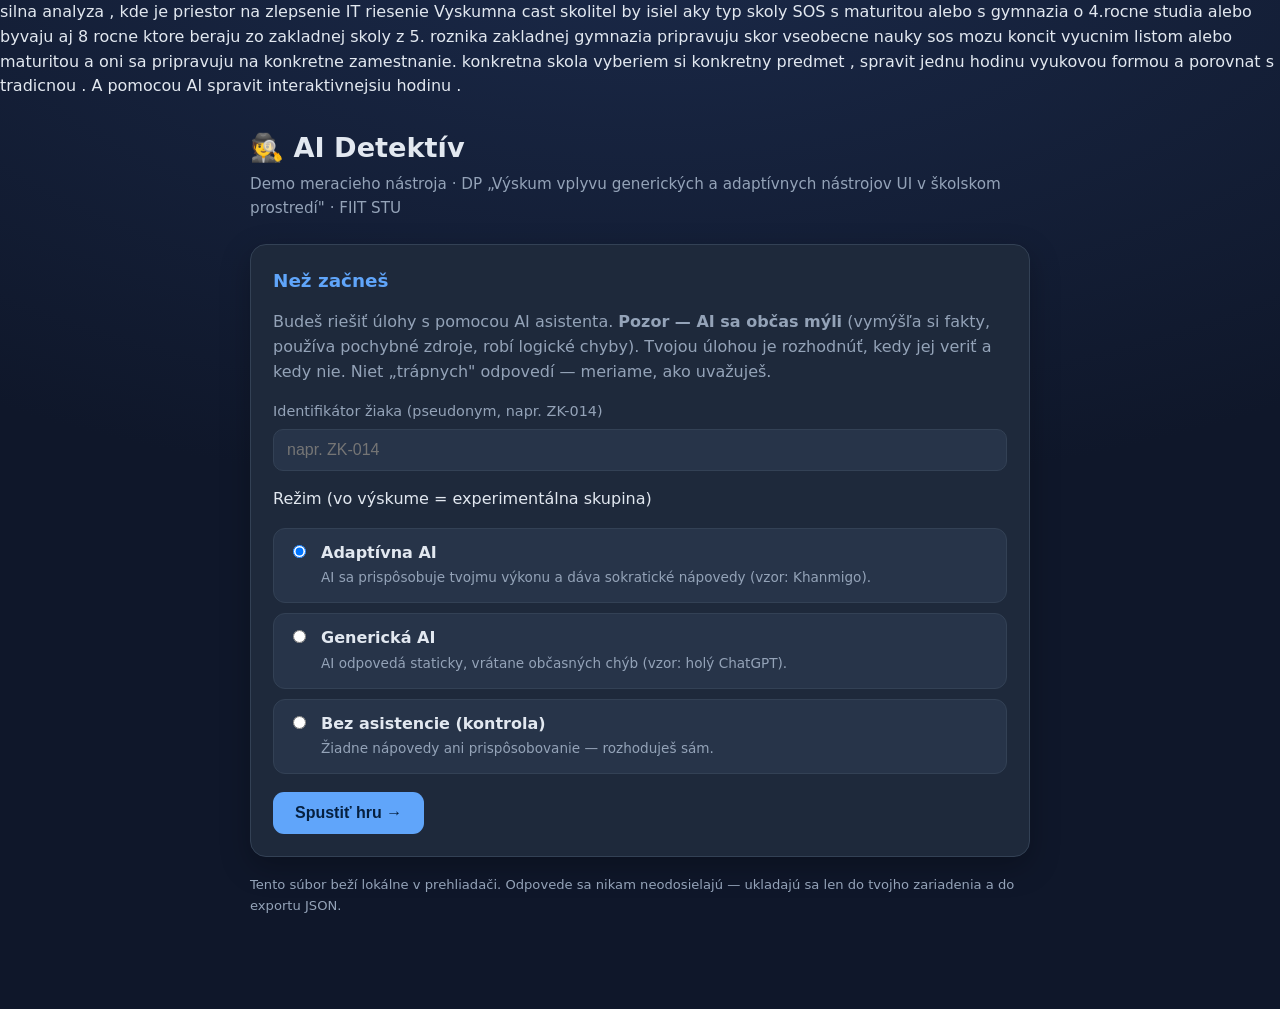
<file: podklady/hra-demo/index.html>
<!DOCTYPE html>
<html lang="sk">
<head>
<meta charset="UTF-8">
<meta name="viewport" content="width=device-width, initial-scale=1.0">
<title>AI Detektív — merací nástroj kritického myslenia</title>
<!--
  AI DETEKTÍV — demo meracieho nástroja pre DP
  "Výskum vplyvu generických a adaptívnych nástrojov UI v školskom prostredí" (FIIT STU)

  Otvor tento súbor v prehliadači (dvojklik). Beží offline, bez inštalácie a bez internetu.
  Meria kritické narábanie s AI cez uzavreté voľby → automatické skóre po dimenziách → export JSON.

  Tri režimy = tri experimentálne skupiny (adaptívna / generická AI / kontrola).
  Banku úloh (merací nástroj) nájdeš v banka.js, engine v hra.js.
-->


silna analyza , kde je priestor na zlepsenie 

IT riesenie 

Vyskumna cast 


    skolitel by isiel aky typ skoly 

    SOS s maturitou alebo s 
    gymnazia o 4.rocne studia alebo byvaju aj 8 rocne ktore beraju zo zakladnej skoly z 5. roznika zakladnej

    gymnazia pripravuju skor vseobecne nauky 

    sos mozu koncit vyucnim listom alebo maturitou a oni sa pripravuju na konkretne zamestnanie. 


    konkretna skola vyberiem si konkretny predmet , spravit jednu hodinu vyukovou formou a porovnat s tradicnou . A pomocou AI
    spravit interaktivnejsiu hodinu . 

<style>
  :root{
    --bg:#0f172a; --panel:#1e293b; --panel2:#273449; --text:#e2e8f0;
    --muted:#94a3b8; --accent:#60a5fa; --good:#4ade80; --bad:#f87171; --mid:#fbbf24;
    --border:#334155;
  }
  *{box-sizing:border-box}
  body{
    margin:0; background:radial-gradient(1200px 600px at 50% -10%, #1b2a4a, var(--bg));
    color:var(--text); font-family:system-ui,-apple-system,Segoe UI,Roboto,sans-serif;
    line-height:1.55; min-height:100vh;
  }
  .wrap{max-width:820px; margin:0 auto; padding:28px 20px 80px}
  h1{font-size:1.7rem; margin:0 0 4px}
  h2{font-size:1.15rem; margin:0 0 14px; color:var(--accent)}
  .sub{color:var(--muted); margin:0 0 24px; font-size:.95rem}
  .card{background:var(--panel); border:1px solid var(--border); border-radius:16px;
    padding:22px; margin-bottom:18px; box-shadow:0 10px 30px rgba(0,0,0,.25)}
  label.field{display:block; font-size:.9rem; color:var(--muted); margin:0 0 6px}
  input[type=text]{width:100%; padding:11px 13px; border-radius:10px; border:1px solid var(--border);
    background:var(--panel2); color:var(--text); font-size:1rem}
  .modes{display:grid; gap:10px; margin-top:6px}
  .mode{display:flex; gap:12px; align-items:flex-start; padding:12px 14px; border:1px solid var(--border);
    border-radius:12px; cursor:pointer; background:var(--panel2); transition:.15s}
  .mode:hover{border-color:var(--accent)}
  .mode input{margin-top:4px}
  .mode .mt{font-weight:600}
  .mode .md{font-size:.85rem; color:var(--muted)}
  .btn{display:inline-block; background:var(--accent); color:#06203f; border:none; font-weight:700;
    padding:12px 22px; border-radius:11px; font-size:1rem; cursor:pointer; transition:.15s}
  .btn:hover{filter:brightness(1.08)}
  .btn.ghost{background:transparent; color:var(--accent); border:1px solid var(--accent)}
  .btn.small{padding:8px 14px; font-size:.9rem}
  .chip{display:inline-block; font-size:.78rem; background:var(--panel2); color:var(--muted);
    border:1px solid var(--border); padding:4px 10px; border-radius:999px}
  .topbar{display:flex; justify-content:space-between; align-items:center; margin-bottom:10px}
  .pbar{height:7px; background:var(--panel2); border-radius:999px; overflow:hidden; margin-bottom:18px}
  .pbar > div{height:100%; width:0; background:linear-gradient(90deg,#60a5fa,#a78bfa); transition:width .35s}
  .brief{font-size:1.05rem; margin-bottom:14px}
  .aibox{background:linear-gradient(180deg,#0b2545,#10243f); border:1px solid #1d3a5f;
    border-left:3px solid var(--accent); border-radius:12px; padding:14px 16px; margin-bottom:16px}
  .aibox .lab{font-size:.78rem; color:var(--accent); font-weight:700; letter-spacing:.03em; margin-bottom:6px}
  .aibox .says{font-style:italic}
  .question{font-weight:700; font-size:1.08rem; margin:6px 0 14px}
  .option{display:block; width:100%; text-align:left; background:var(--panel2); color:var(--text);
    border:1px solid var(--border); border-radius:12px; padding:14px 16px; margin-bottom:10px;
    cursor:pointer; font-size:1rem; transition:.12s}
  .option:hover{border-color:var(--accent); transform:translateY(-1px)}
  .option.disabled{cursor:default; opacity:.65; transform:none}
  .option.good{border-color:var(--good); background:rgba(74,222,128,.12); opacity:1}
  .option.bad{border-color:var(--bad); background:rgba(248,113,113,.12); opacity:1}
  .option.mid{border-color:var(--mid); background:rgba(251,191,36,.12); opacity:1}
  .feedback{border-radius:12px; padding:14px 16px; margin:6px 0 14px; font-size:.96rem}
  .feedback.good{background:rgba(74,222,128,.1); border:1px solid var(--good)}
  .feedback.bad{background:rgba(248,113,113,.1); border:1px solid var(--bad)}
  .feedback.mid{background:rgba(251,191,36,.1); border:1px solid var(--mid)}
  .hintText{background:rgba(96,165,250,.08); border:1px dashed var(--accent); border-radius:10px;
    padding:10px 13px; margin-bottom:12px; font-size:.92rem}
  .row{display:flex; gap:12px; align-items:center; flex-wrap:wrap}
  .spacer{flex:1}
  .stats{display:grid; grid-template-columns:repeat(2,1fr); gap:12px; margin:6px 0 18px}
  .stat{background:var(--panel2); border:1px solid var(--border); border-radius:12px; padding:14px}
  .stat .v{font-size:1.5rem; font-weight:800}
  .stat .l{font-size:.8rem; color:var(--muted)}
  .stat.warn .v{color:var(--mid)}
  .barRow{display:grid; grid-template-columns:1fr 120px 48px; gap:10px; align-items:center; margin-bottom:9px; font-size:.85rem}
  .barTrack{height:10px; background:var(--panel2); border-radius:999px; overflow:hidden}
  .barFill{height:100%; border-radius:999px}
  .barVal{text-align:right; color:var(--muted)}
  canvas{display:block; margin:0 auto; max-width:100%}
  textarea{width:100%; min-height:150px; background:#0b1322; color:#cbd5e1; border:1px solid var(--border);
    border-radius:10px; padding:12px; font-family:ui-monospace,Menlo,Consolas,monospace; font-size:.8rem}
  .foot{color:var(--muted); font-size:.82rem; margin-top:8px}
  .legend{font-size:.82rem; color:var(--muted); margin-top:6px}
</style>
</head>
<body>
<div class="wrap">

  <!-- ŠTART -->
  <section id="screen-start" class="screen">
    <h1>🕵️ AI Detektív</h1>
    <p class="sub">Demo meracieho nástroja · DP „Výskum vplyvu generických a adaptívnych nástrojov UI v školskom prostredí" · FIIT STU</p>
    <div class="card">
      <h2>Než začneš</h2>
      <p style="margin-top:0;color:var(--muted)">Budeš riešiť úlohy s pomocou AI asistenta. <strong>Pozor — AI sa občas mýli</strong> (vymýšľa si fakty, používa pochybné zdroje, robí logické chyby). Tvojou úlohou je rozhodnúť, kedy jej veriť a kedy nie. Niet „trápnych" odpovedí — meriame, ako uvažuješ.</p>
      <label class="field" for="studentId">Identifikátor žiaka (pseudonym, napr. ZK-014)</label>
      <input type="text" id="studentId" placeholder="napr. ZK-014" autocomplete="off">
      <p class="field" style="margin-top:16px">Režim (vo výskume = experimentálna skupina)</p>
      <div class="modes">
        <label class="mode"><input type="radio" name="mode" value="adaptivny" checked>
          <span><span class="mt">Adaptívna AI</span><br><span class="md">AI sa prispôsobuje tvojmu výkonu a dáva sokratické nápovedy (vzor: Khanmigo).</span></span></label>
        <label class="mode"><input type="radio" name="mode" value="genericky">
          <span><span class="mt">Generická AI</span><br><span class="md">AI odpovedá staticky, vrátane občasných chýb (vzor: holý ChatGPT).</span></span></label>
        <label class="mode"><input type="radio" name="mode" value="kontrola">
          <span><span class="mt">Bez asistencie (kontrola)</span><br><span class="md">Žiadne nápovedy ani prispôsobovanie — rozhoduješ sám.</span></span></label>
      </div>
      <div style="margin-top:18px"><button class="btn" id="startBtn">Spustiť hru →</button></div>
    </div>
    <p class="foot">Tento súbor beží lokálne v prehliadači. Odpovede sa nikam neodosielajú — ukladajú sa len do tvojho zariadenia a do exportu JSON.</p>
  </section>

  <!-- HRA -->
  <section id="screen-game" class="screen" style="display:none">
    <div class="topbar">
      <span class="chip" id="modeChip">režim</span>
      <span class="chip" id="progress">Uzol 1 / 12</span>
    </div>
    <div class="pbar"><div id="progressBar"></div></div>
    <div class="card">
      <div class="brief" id="brief"></div>
      <div class="aibox" id="aiBox">
        <div class="lab" id="aiLabel">🤖 AI asistent hovorí</div>
        <div class="says" id="aiSays"></div>
      </div>
      <div class="question" id="question"></div>
      <div id="hintText" class="hintText" style="display:none"></div>
      <div id="options"></div>
      <div id="feedback" class="feedback" style="display:none"></div>
      <div class="row">
        <button class="btn ghost small" id="hintBtn" style="display:none">💡 Poprosiť o nápovedu</button>
        <span class="spacer"></span>
        <button class="btn" id="nextBtn" style="display:none">Ďalší uzol →</button>
      </div>
    </div>
    <p class="foot">Tip: zvažuj odpovede tak, ako by si to robil naozaj. Čas rozhodnutia aj použitie nápovedy sa zaznamenávajú ako súčasť merania.</p>
  </section>

  <!-- VÝSLEDKY -->
  <section id="screen-results" class="screen" style="display:none">
    <h1>📊 Tvoj profil</h1>
    <p class="sub">Režim: <strong id="resMode"></strong> · Žiak: <strong id="resId"></strong></p>

    <div class="card">
      <h2>Súhrn</h2>
      <div class="stats">
        <div class="stat"><div class="v" id="resOverall">0 %</div><div class="l">Celkový index kritického narábania s AI</div></div>
        <div class="stat warn"><div class="v" id="resOffload">0 %</div><div class="l">Offloading index (slepé prebratie AI)</div></div>
        <div class="stat"><div class="v" id="resOffloadWrong">0×</div><div class="l">Prebraté nesprávne odpovede AI</div></div>
        <div class="stat"><div class="v" id="resTime">0 s</div><div class="l">Medián času rozhodnutia</div></div>
      </div>
      <canvas id="radar" width="520" height="380"></canvas>
      <p class="legend">Radarový graf: skóre v každej dimenzii kritického myslenia (0–100 %).</p>
    </div>

    <div class="card">
      <h2>Po dimenziách</h2>
      <div id="bars"></div>
    </div>

    <div class="card">
      <h2>Export dát (pre štatistickú analýzu)</h2>
      <p style="margin-top:0;color:var(--muted)">Tento JSON ide priamo do analýzy (R/jamovi/SPSS) — jeden riadok = jeden žiak so skóre po dimenziách, offloading indexom a behaviorálnymi ukazovateľmi.</p>
      <textarea id="jsonOut" readonly></textarea>
      <div class="row" style="margin-top:12px">
        <button class="btn small" id="downloadBtn">⬇ Stiahnuť JSON</button>
        <button class="btn ghost small" id="copyBtn">Kopírovať JSON</button>
        <span class="spacer"></span>
        <button class="btn ghost small" id="restartBtn">↺ Nová hra</button>
      </div>
    </div>
  </section>

</div>

<script src="banka.js"></script>
<script src="hra.js"></script>
</body>
</html>
</file>
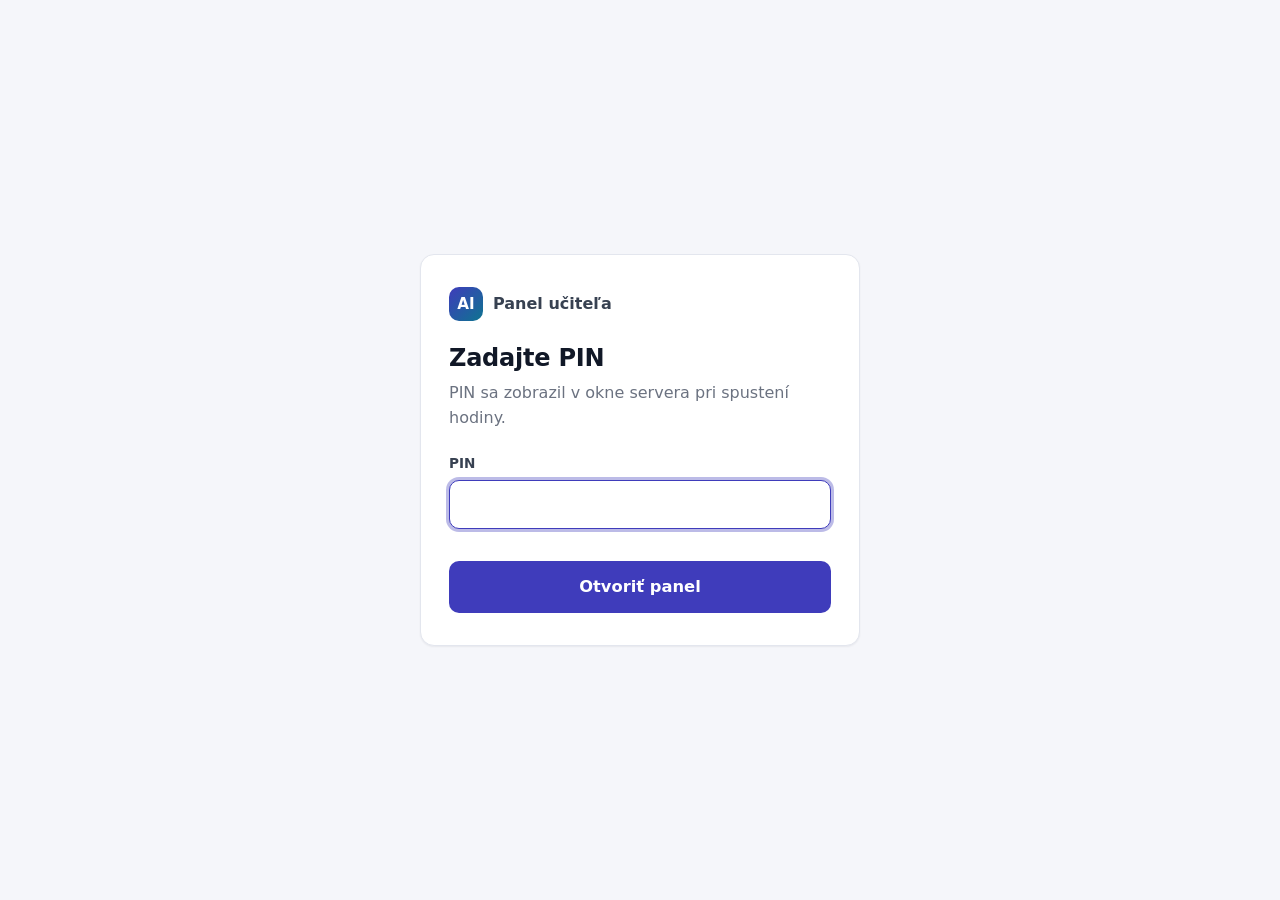
<file: exercise-client/static/teacher.html>
<!DOCTYPE html>
<html lang="sk">
<head>
<meta charset="utf-8">
<meta name="viewport" content="width=device-width, initial-scale=1">
<meta name="color-scheme" content="light dark">
<link rel="icon" href="data:image/svg+xml,%3Csvg xmlns=%22http://www.w3.org/2000/svg%22 viewBox=%220 0 32 32%22%3E%3Crect width=%2232%22 height=%2232%22 rx=%228%22 fill=%22%233f3cbb%22/%3E%3Ctext x=%2216%22 y=%2221%22 font-family=%22Arial%22 font-size=%2213%22 font-weight=%22700%22 fill=%22white%22 text-anchor=%22middle%22%3EAI%3C/text%3E%3C/svg%3E">
<title>Panel učiteľa</title>
<link rel="stylesheet" href="style.css">
</head>
<body>
<div id="toast" class="toast" role="status" aria-live="polite"></div>

<!-- ============================================================ PIN -->
<section id="login" class="login">
  <div class="card login-card">
    <div class="brand"><span class="logo" aria-hidden="true">AI</span><span>Panel učiteľa</span></div>
    <h1>Zadajte PIN</h1>
    <p class="lead">PIN sa zobrazil v okne servera pri spustení hodiny.</p>
    <label for="pin">PIN</label>
    <input id="pin" class="code-input" type="password" inputmode="numeric" autocomplete="off" maxlength="12">
    <p id="pin-error" class="field-error" role="alert"></p>
    <button id="pin-go" class="btn btn-primary btn-lg btn-block">Otvoriť panel</button>
  </div>
</section>

<!-- ======================================================= dashboard -->
<div id="app" hidden>
  <header class="dash-top">
    <div class="dash-top-inner">
      <div class="dash-title">
        <span class="logo" aria-hidden="true">AI</span>
        <div style="min-width:0">
          <div class="t" id="d-topic">Panel učiteľa</div>
          <div class="s" id="d-sub"></div>
        </div>
      </div>
      <span class="cond" id="d-cond" title="Podmienka hodiny (žiakom sa nezobrazuje)">?</span>
      <span class="spacer"></span>
      <div class="segmented" id="d-phase" role="group" aria-label="Fáza hodiny"></div>
      <span class="timer" id="d-timer" title="Čas od spustenia servera">00:00</span>
    </div>
  </header>

  <main class="dash">
    <!-- ------------------------------------------------- left column -->
    <div class="dash-col">
      <section class="card card-pad" aria-labelledby="h-join">
        <div class="card-head"><h2 id="h-join">Pripojenie žiakov</h2><span class="spacer"></span><span class="chip chip-soft" id="d-mode"></span></div>
        <img id="d-qr" class="join-qr" alt="QR kód s adresou hodiny">
        <p class="join-url" id="d-url"></p>
        <p class="fineprint" style="text-align:center;margin-top:6px" id="d-join-note">Žiaci otvoria adresu v prehliadači (počítač alebo mobil) a zadajú kód z obálky.</p>
        <div class="row" id="d-urls" style="justify-content:center;margin-top:8px"></div>
      </section>

      <section class="card card-pad" aria-labelledby="h-class">
        <div class="card-head"><h2 id="h-class">Trieda</h2></div>
        <div class="tiles">
          <div class="tile"><b id="c-pupils">0</b><span>prihlásení</span></div>
          <div class="tile"><b id="c-online">0</b><span>práve online</span></div>
          <div class="tile"><b id="c-finished">0</b><span>dokončili úlohy</span></div>
          <div class="tile" id="t-multi"><b id="c-multi">0</b><span>kód na 2+ zariadeniach</span></div>
        </div>
        <h3 style="margin:18px 0 10px">Postup v úlohách</h3>
        <div class="hist" id="d-hist"></div>
        <h3 style="margin:18px 0 10px">Žiaci <span class="muted small">(anonymne)</span></h3>
        <div class="pupil-grid" id="d-grid"></div>
      </section>

      <section class="card card-pad" aria-labelledby="h-health">
        <div class="card-head"><h2 id="h-health">Technický stav zberu</h2></div>
        <div class="health" id="d-health"></div>
        <p class="fineprint" style="margin-top:12px">Panel zámerne nezobrazuje texty promptov ani výsledky žiakov
          počas zberu (príloha E: prompty sa v reálnom čase nečítajú, priebežné výsledky sa neanalyzujú).</p>
      </section>
    </div>

    <!-- ------------------------------------------------- main column -->
    <div class="dash-col">
      <section class="card card-pad live" id="d-live" aria-labelledby="h-live">
        <div class="live-head">
          <span class="chip chip-accent" id="l-type">Interaktívna časť</span>
          <h2 id="h-live">Žiadna aktivita práve nebeží</h2>
        </div>
        <div id="l-body"><p class="live-empty">Vyberte aktivitu nižšie a stlačte <strong>Spustiť</strong>. Zobrazí sa naraz všetkým žiakom.</p></div>
      </section>

      <section class="card card-pad" aria-labelledby="h-lib">
        <div class="card-head"><h2 id="h-lib">Knižnica aktivít</h2><span class="spacer"></span>
          <button id="b-new" class="btn btn-secondary btn-sm" type="button">+ Nová aktivita</button></div>
        <div class="tabs" id="d-tabs" role="tablist"></div>
        <div class="lib" id="d-lib"></div>
      </section>

      <section class="card card-pad" id="d-create" aria-labelledby="h-create" hidden>
        <div class="card-head"><h2 id="h-create">Nová aktivita počas hodiny</h2><span class="spacer"></span>
          <button id="b-create-close" class="btn btn-ghost btn-sm" type="button">Zavrieť</button></div>
        <div class="segmented" id="n-kind" role="group" aria-label="Typ novej aktivity" style="margin-bottom:16px">
          <button type="button" data-k="poll" aria-pressed="true">Rýchla otázka</button>
          <button type="button" data-k="number" aria-pressed="false">Predpoveď číslom</button>
          <button type="button" data-k="reflect" aria-pressed="false">Reflexia</button>
          <button type="button" data-k="json" aria-pressed="false">Vlastná (JSON)</button>
        </div>
        <div id="n-form" class="stack"></div>
        <p id="n-error" class="field-error" role="alert"></p>
        <div class="actions">
          <button id="n-save-start" class="btn btn-primary" type="button">Uložiť a spustiť</button>
          <button id="n-save" class="btn btn-secondary" type="button">Len uložiť</button>
        </div>
      </section>

      <section class="card card-pad" id="d-metrics" aria-labelledby="h-metrics" hidden>
        <div class="card-head"><h2 id="h-metrics">Výskumné metriky</h2><span class="spacer"></span>
          <button id="b-metrics" class="btn btn-secondary btn-sm" type="button">Načítať</button>
          <a id="b-export" class="btn btn-secondary btn-sm" href="#" download="metriky.csv">Export CSV</a></div>
        <div class="callout callout-warn small">Priebežná analýza počas zberu je v protokole zakázaná (príloha E).
          Tento režim používajte až po zbere, pri kontrole dát.</div>
        <div id="m-body" style="margin-top:14px"></div>
      </section>
    </div>
  </main>
</div>

<!-- preview of an activity, exactly as pupils will see it -->
<div id="preview-layer" class="sheet-layer" hidden>
  <div class="sheet" role="dialog" aria-modal="true" aria-labelledby="p-title">
    <div class="sheet-head">
      <span class="chip chip-soft">Náhľad</span>
      <h2 id="p-title"></h2>
      <button id="p-close" class="btn btn-ghost btn-sm" type="button">Zavrieť</button>
    </div>
    <div id="p-body" class="sheet-body"></div>
  </div>
</div>

<script src="widgets.js"></script>
<script src="teacher.js"></script>
</body>
</html>
</file>
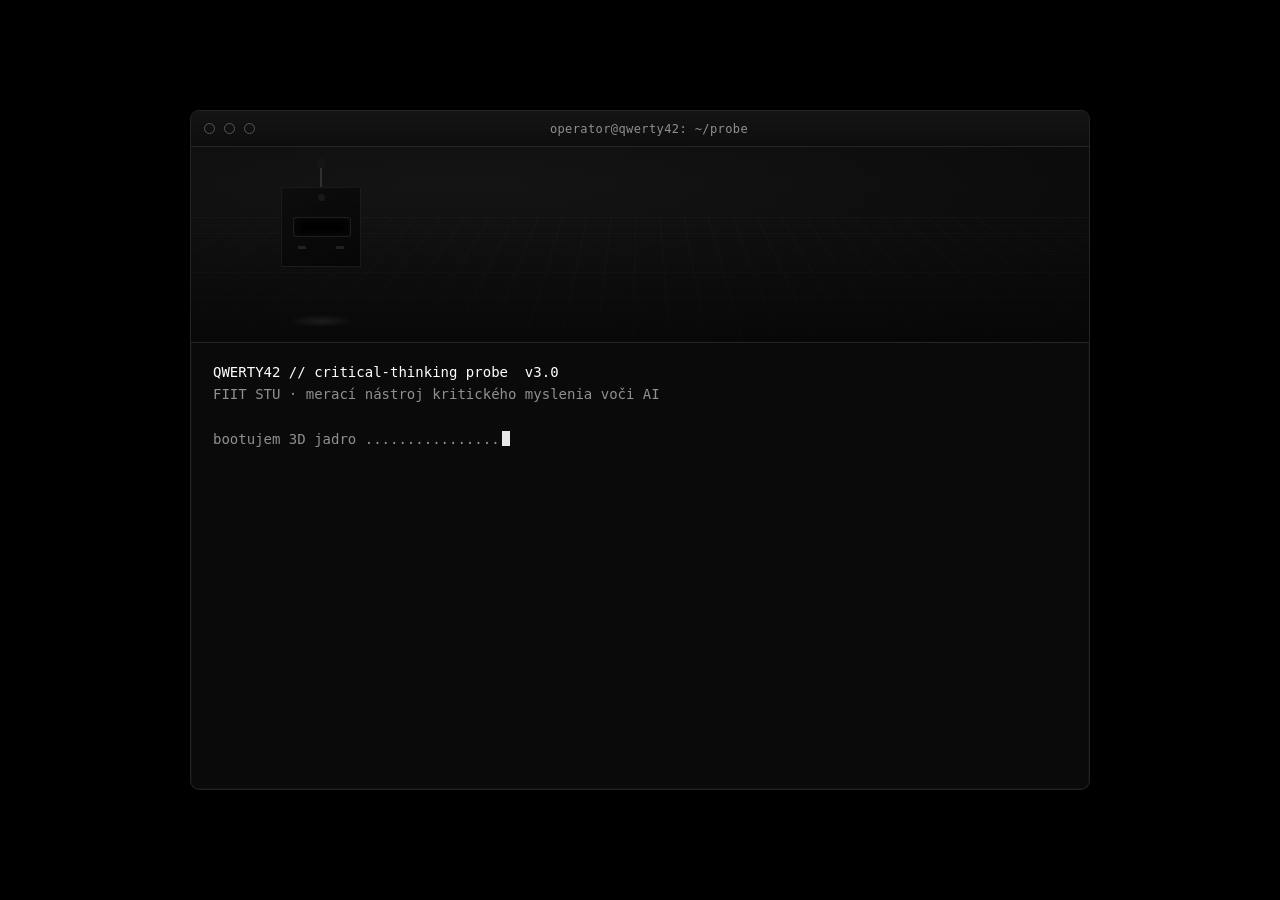
<file: podklady/hra-demo/terminal.html>
<!DOCTYPE html>
<html lang="sk">
<head>
<meta charset="UTF-8">
<meta name="viewport" content="width=device-width, initial-scale=1.0">
<title>QWERTY42 — critical-thinking probe</title>
<!--
  QWERTY42 // critical-thinking probe  (3D verzia)
  DP: Výskum vplyvu generických a adaptívnych nástrojov UI v školskom prostredí (FIIT STU)
  Samostatný súbor, offline, bez knižníc. Prvá (grafická) verzia ostáva v index.html.

  Odpovede sú REÁLNE hodnoty (čísla/riešenia). QWERTY42 (3D postava) vysloví
  konkrétnu odpoveď (často NESPRÁVNU) = "návnada". Offloading sa meria skryte:
  kto zvolí návnadu, išiel za AI naslepo.
    GENERICKÝ : QWERTY42 projektuje priame TVRDENIE (občas mylné).
    ADAPTÍVNY : QWERTY42 projektuje NÁVODNÚ otázku (bez odpovede).
    KONTROLA  : QWERTY42 offline.
-->
<style>
  :root{ --bg:#0a0a0a; --fg:#e8e8e8; --dim:#8f8f8f; --dimmer:#565656; --line:#242424; --hi:#ffffff; }
  *{box-sizing:border-box}
  html,body{margin:0;height:100%;background:#000;}
  body{ font-family:"SF Mono","JetBrains Mono","Menlo","DejaVu Sans Mono",monospace;
    display:flex;align-items:center;justify-content:center;min-height:100vh;padding:24px;-webkit-font-smoothing:antialiased;}
  .win{ width:min(900px,97vw);height:min(680px,94vh);background:var(--bg);
    border:1px solid var(--line);border-radius:9px;overflow:hidden;display:flex;flex-direction:column;position:relative;
    box-shadow:0 24px 70px rgba(0,0,0,.7),0 0 0 1px rgba(255,255,255,.02) inset;}
  .bar{ height:36px;flex:0 0 36px;display:flex;align-items:center;gap:9px;padding:0 13px;
    border-bottom:1px solid var(--line);color:var(--dim);font-size:12px;background:linear-gradient(#141414,#0d0d0d);}
  .dot{width:11px;height:11px;border-radius:50%;border:1px solid var(--dimmer)}
  .title{flex:1;text-align:center;letter-spacing:.4px;color:var(--dim)}

  /* ---------- 3D STAGE ---------- */
  .stage{ position:relative;height:196px;flex:0 0 196px;border-bottom:1px solid var(--line);
    perspective:760px;overflow:hidden;background:radial-gradient(120% 90% at 30% 20%,#141414,#060606);}
  .stage::before{ content:"";position:absolute;left:-20%;right:-20%;bottom:-10%;height:150%;
    background:linear-gradient(rgba(255,255,255,.05) 1px,transparent 1px) 0 0/100% 24px,
              linear-gradient(90deg,rgba(255,255,255,.05) 1px,transparent 1px) 0 0/24px 100%;
    transform:rotateX(70deg) scale(1.6);transform-origin:bottom;opacity:.35;
    -webkit-mask-image:linear-gradient(#000,transparent);mask-image:linear-gradient(#000,transparent);}
  .robot{ position:absolute;left:70px;top:18px;width:120px;height:160px;transform-style:preserve-3d;
    animation:bob 4.2s ease-in-out infinite;}
  .head{ position:absolute;left:20px;top:22px;width:80px;height:80px;transform-style:preserve-3d;animation:sway 7s ease-in-out infinite;}
  .face{ position:absolute;width:80px;height:80px;border:1px solid rgba(255,255,255,.16);}
  .f-front { transform:translateZ(40px);background:linear-gradient(150deg,#1f1f1f,#0d0d0d);}
  .f-back  { transform:rotateY(180deg) translateZ(40px);background:#090909;}
  .f-right { transform:rotateY(90deg) translateZ(40px);background:#070707;}
  .f-left  { transform:rotateY(-90deg) translateZ(40px);background:#161616;}
  .f-top   { transform:rotateX(90deg) translateZ(40px);background:#262626;}
  .f-bottom{ transform:rotateX(-90deg) translateZ(40px);background:#040404;}
  .visor{ position:absolute;left:11px;top:29px;width:58px;height:20px;background:#000;
    border:1px solid rgba(255,255,255,.28);border-radius:3px;overflow:hidden;box-shadow:inset 0 0 10px rgba(255,255,255,.12);}
  .scan{ position:absolute;top:0;left:-35%;width:35%;height:100%;
    background:linear-gradient(90deg,transparent,rgba(255,255,255,.95),transparent);animation:scan 2.8s linear infinite;}
  .eye{ position:absolute;top:6px;left:50%;width:7px;height:7px;margin-left:-3px;border-radius:50%;
    background:#fff;box-shadow:0 0 9px #fff;opacity:.85;}
  .cheek{ position:absolute;top:58px;width:8px;height:3px;background:rgba(255,255,255,.25);}
  .cheek.l{left:16px} .cheek.r{right:16px}
  .antenna{ position:absolute;left:59px;top:0;width:2px;height:24px;background:rgba(255,255,255,.35);transform:translateZ(40px);}
  .antenna .tip{ position:absolute;top:-7px;left:-4px;width:10px;height:10px;border-radius:50%;
    background:#fff;box-shadow:0 0 12px #fff;animation:pulse 2.6s ease-in-out infinite;}
  .voice{ position:absolute;left:36px;top:118px;display:flex;gap:3px;height:16px;align-items:flex-end;opacity:0;transition:opacity .18s;}
  .voice i{ width:4px;height:16px;background:#fff;box-shadow:0 0 6px rgba(255,255,255,.5);transform-origin:bottom;transform:scaleY(.18);}
  .base{ position:absolute;left:26px;top:150px;width:68px;height:12px;border-radius:50%;
    background:radial-gradient(closest-side,rgba(255,255,255,.22),transparent);filter:blur(1px);animation:bob2 4.2s ease-in-out infinite;}
  .qmark{ position:absolute;left:96px;top:6px;color:#fff;font-size:22px;opacity:0;text-shadow:0 0 10px #fff;transition:opacity .25s;}

  .robot.speaking .scan{animation-duration:1.1s}
  .robot.speaking .voice{opacity:1}
  .robot.speaking .voice i{animation:eq .55s ease-in-out infinite}
  .robot.speaking .voice i:nth-child(2){animation-delay:.08s}
  .robot.speaking .voice i:nth-child(3){animation-delay:.16s}
  .robot.speaking .voice i:nth-child(4){animation-delay:.24s}
  .robot.speaking .voice i:nth-child(5){animation-delay:.32s}
  .robot.thinking .head{animation:sway 7s ease-in-out infinite, tilt 3.4s ease-in-out infinite}
  .robot.thinking .qmark{opacity:1;animation:floatq 2.2s ease-in-out infinite}
  .robot.offline{filter:grayscale(1) brightness(.42);animation:none}
  .robot.offline .scan{opacity:0;animation:none}
  .robot.offline .eye{opacity:.15;box-shadow:none}
  .robot.offline .antenna .tip{background:#333;box-shadow:none;animation:none}

  @keyframes bob{0%,100%{transform:translateY(0)}50%{transform:translateY(-12px)}}
  @keyframes bob2{0%,100%{transform:scale(1);opacity:.22}50%{transform:scale(.82);opacity:.12}}
  @keyframes sway{0%,100%{transform:rotateY(-22deg)}50%{transform:rotateY(22deg)}}
  @keyframes tilt{0%,100%{transform:rotateY(-22deg) rotateZ(-7deg)}50%{transform:rotateY(22deg) rotateZ(7deg)}}
  @keyframes scan{0%{left:-35%}100%{left:100%}}
  @keyframes pulse{0%,100%{opacity:.35;transform:scale(.85)}50%{opacity:1;transform:scale(1.15)}}
  @keyframes eq{0%,100%{transform:scaleY(.18)}50%{transform:scaleY(1)}}
  @keyframes floatq{0%,100%{transform:translateY(0)}50%{transform:translateY(-5px)}}

  /* hologram s faktom */
  .holo{ position:absolute;right:18px;top:30px;width:340px;max-width:46%;padding:11px 13px;display:none;
    border:1px solid rgba(255,255,255,.28);border-radius:6px;background:rgba(255,255,255,.035);
    box-shadow:0 0 30px rgba(255,255,255,.06),inset 0 0 20px rgba(255,255,255,.02);}
  .holo.query{border-style:dashed}
  .holo.show{animation:holoIn .42s cubic-bezier(.2,.9,.2,1)}
  .holo::before{content:"";position:absolute;left:-52px;top:24px;width:52px;height:1px;
    background:linear-gradient(90deg,transparent,rgba(255,255,255,.4));}
  .holoTag{font-size:10px;letter-spacing:.16em;color:var(--dim)}
  .holoText{margin-top:5px;color:var(--hi);font-size:13px;line-height:1.5;min-height:1.5em;white-space:pre-wrap}
  @keyframes holoIn{from{clip-path:inset(0 100% 0 0);opacity:0}to{clip-path:inset(0 0 0 0);opacity:1}}

  /* ---------- terminál ---------- */
  .screen{ flex:1;overflow-y:auto;padding:18px 22px 24px;color:var(--fg);font-size:14px;line-height:1.6;white-space:pre-wrap;word-break:break-word;}
  .screen::-webkit-scrollbar{width:9px}.screen::-webkit-scrollbar-thumb{background:var(--line);border-radius:9px}
  .dim{color:var(--dim)}.hi{color:var(--hi)}.q{color:var(--fg)}
  .q42log{color:var(--dim)}
  .opts{margin:4px 0 2px}
  .opt{cursor:pointer;color:var(--fg);padding:1px 0}
  .opt:hover{color:var(--hi);background:rgba(255,255,255,.04)}
  .opt.done{cursor:default}.opt.good{color:var(--hi)}.opt.good::after{content:"  ◄ zvolené"}.opt.bad{color:var(--dimmer)}
  .good{color:var(--hi)}.bad{color:var(--dimmer)}.rule{color:var(--line)}
  .inp{background:transparent;border:none;outline:none;color:var(--hi);font:inherit;caret-color:var(--hi);min-width:12ch}
  .caret{display:inline-block;width:8px;height:1.05em;background:var(--fg);vertical-align:-2px;margin-left:2px;animation:blink 1.05s steps(1) infinite}
  @keyframes blink{50%{opacity:0}}
  .btn{display:inline-block;border:1px solid var(--dimmer);color:var(--fg);padding:4px 12px;margin:2px 8px 2px 0;cursor:pointer;border-radius:4px;font:inherit}
  .btn:hover{border-color:var(--fg);color:var(--hi)}
  .win::after{content:"";position:absolute;inset:0;pointer-events:none;
    background:repeating-linear-gradient(0deg,rgba(255,255,255,.018) 0 1px,transparent 1px 3px);mix-blend-mode:overlay;}
</style>
</head>
<body>
  <div class="win">
    <div class="bar">
      <span class="dot"></span><span class="dot"></span><span class="dot"></span>
      <span class="title" id="winTitle">operator@qwerty42: ~/probe</span>
      <span style="width:33px"></span>
    </div>

    <div class="stage" id="stage">
      <div class="robot offline" id="robot">
        <div class="antenna"><span class="tip"></span></div>
        <div class="qmark">?</div>
        <div class="head">
          <div class="face f-front">
            <span class="eye"></span>
            <div class="visor"><span class="scan"></span></div>
            <span class="cheek l"></span><span class="cheek r"></span>
          </div>
          <div class="face f-back"></div><div class="face f-right"></div>
          <div class="face f-left"></div><div class="face f-top"></div><div class="face f-bottom"></div>
        </div>
        <div class="voice"><i></i><i></i><i></i><i></i><i></i></div>
        <div class="base"></div>
      </div>
      <div class="holo" id="holo"><span class="holoTag" id="holoTag">QWERTY42</span><div class="holoText" id="holoText"></div></div>
    </div>

    <div class="screen" id="screen"></div>
  </div>

<script>
/* ============ BANKA ÚLOH ============ */
const DIMS = {
  verifikacia:"OVERENIE FAKTU/VÝPOČTU", vypocet:"VÝPOČET A ODHAD",
  pravdepodobnost:"PRAVDEPODOBNOSŤ", logika:"LOGIKA A PRÍČINNOSŤ",
};
const BANK = [
  { id:"v1", dim:"verifikacia", aiCorrect:false,
    brief:"Kruh má polomer r = 3 cm. Vypočítaj jeho OBSAH (plochu).",
    generic:"Obsah je S = 2·π·r = 18,85 cm². Základný vzorec.",
    socratic:"Pozor: 2·π·r je OBVOD, nie obsah. Obsah je π·r². Dosaď r = 3.",
    q:"Koľko je obsah kruhu?",
    opts:[{t:"≈ 18,85 cm²",lure:true},{t:"≈ 28,27 cm²",correct:true},{t:"≈ 9,42 cm²"},{t:"≈ 6 cm²"}],
    solve:"Obsah = π·r² = π·9 ≈ 28,27 cm². Hodnota 18,85 je obvod (2·π·r)." },
  { id:"v2", dim:"verifikacia", aiCorrect:false,
    brief:"Do referátu potrebuješ počet obyvateľov mesta Bratislava.",
    generic:"Bratislava má približne 2,3 milióna obyvateľov.",
    socratic:"Koľko obyvateľov má celé Slovensko (~5,4 mil.)? Koľko z toho reálne pripadá na jedno mesto?",
    q:"Koľko obyvateľov má Bratislava?",
    opts:[{t:"≈ 2,3 milióna",lure:true},{t:"≈ 475 000",correct:true},{t:"≈ 1,1 milióna"},{t:"≈ 130 000"}],
    solve:"Bratislava má ~475 tis. obyvateľov. 2,3 mil. je nereálne — takmer polovica Slovenska." },
  { id:"v3", dim:"verifikacia", aiCorrect:true,
    brief:"Auto prejde 150 km za 2 hodiny. Akou priemernou rýchlosťou išlo?",
    generic:"Priemerná rýchlosť je 75 km/h.",
    socratic:"Rýchlosť = dráha ÷ čas.",
    q:"Priemerná rýchlosť?",
    opts:[{t:"75 km/h",correct:true,lure:true},{t:"300 km/h"},{t:"30 km/h"},{t:"152 km/h"}],
    solve:"150 ÷ 2 = 75 km/h. QWERTY42 mal tentokrát pravdu — no over aj tak." },
  { id:"c1", dim:"vypocet", aiCorrect:false,
    brief:"Sveter stojí 80 €. Najprv zľava 25 %, z novej ceny ešte 10 %.",
    generic:"Spolu je to 35 % zľava, teda zaplatíš 52 €.",
    socratic:"Zľavy sa NEsčítavajú. Najprv 80·0,75, a až z výsledku zober 10 %.",
    q:"Koľko nakoniec zaplatíš?",
    opts:[{t:"52 €",lure:true},{t:"54 €",correct:true},{t:"56 €"},{t:"60 €"}],
    solve:"80·0,75 = 60 €; 60·0,90 = 54 €. Zľavy sa násobia, nie sčítavajú." },
  { id:"c2", dim:"vypocet", aiCorrect:false,
    brief:"Tam ideš rýchlosťou 60 km/h, späť tú istú cestu 30 km/h.",
    generic:"Priemer je (60 + 30) / 2 = 45 km/h.",
    socratic:"Priemer rýchlostí nie je (60+30)/2, keď je vzdialenosť rovnaká. Zvoľ napr. 60 km a spočítaj celkový čas.",
    q:"Aká je priemerná rýchlosť za celú cestu (tam aj späť)?",
    opts:[{t:"45 km/h",lure:true},{t:"40 km/h",correct:true},{t:"50 km/h"},{t:"90 km/h"}],
    solve:"60 km tam = 1 h, späť = 2 h. Spolu 120 km / 3 h = 40 km/h (harmonický priemer)." },
  { id:"c3", dim:"vypocet", aiCorrect:true,
    brief:"V triede je 20 žiakov. Jednotku z písomky dostalo 25 % z nich.",
    generic:"Jednotku dostalo 5 žiakov.",
    socratic:"25 % z 20 = 20 · 0,25.",
    q:"Koľko žiakov dostalo jednotku?",
    opts:[{t:"5 žiakov",correct:true,lure:true},{t:"25 žiakov"},{t:"4 žiaci"},{t:"8 žiakov"}],
    solve:"20 · 0,25 = 5. QWERTY42 mal pravdu — ale zvykni si overovať." },
  { id:"p1", dim:"pravdepodobnost", aiCorrect:false,
    brief:"Pálka a loptička stoja spolu 1,10 €. Pálka je o 1,00 € drahšia ako loptička.",
    generic:"Loptička stojí 10 centov.",
    socratic:"Keby loptička stála 10 c, pálka 1,10 € → spolu 1,20 €. To nesedí. Skús x + (x + 1) = 1,10.",
    q:"Koľko stojí loptička?",
    opts:[{t:"10 centov",lure:true},{t:"5 centov",correct:true},{t:"15 centov"},{t:"1 cent"}],
    solve:"Loptička 5 c + pálka 1,05 € = 1,10 €, rozdiel 1,00 €. '10 c' je len rýchla intuícia." },
  { id:"p2", dim:"pravdepodobnost", aiCorrect:false,
    brief:"Chorobu má 1 z 1000 ľudí. Test je 99 % presný (1 % falošná pozitivita). Tvoj test je pozitívny.",
    generic:"Si chorý s pravdepodobnosťou približne 99 %.",
    socratic:"Z 1000 ľudí: 1 chorý (zachytený), ale ~10 zdravých dostane falošne pozitívny. Porovnaj 1 : 10.",
    q:"Aká je približne šanca, že si naozaj chorý?",
    opts:[{t:"≈ 99 %",lure:true},{t:"≈ 9 %",correct:true},{t:"≈ 50 %"},{t:"≈ 1 %"}],
    solve:"Z ~11 pozitívnych je len 1 naozaj chorý → 1/11 ≈ 9 %. '99 %' ignoruje vzácnosť choroby." },
  { id:"l1", dim:"logika", aiCorrect:true,
    brief:"Postupnosť: 2, 6, 12, 20, 30, …",
    generic:"Ďalšie číslo je 42.",
    socratic:"Pozri sa na rozdiely medzi číslami: 4, 6, 8, 10 … čo nasleduje?",
    q:"Aké je ďalšie číslo?",
    opts:[{t:"42",correct:true,lure:true},{t:"40"},{t:"36"},{t:"44"}],
    solve:"Rozdiely rastú o 2 (4,6,8,10,12) → 30 + 12 = 42." },
  { id:"l2", dim:"logika", aiCorrect:false,
    brief:"Štúdia: deti s väčšou nohou čítajú lepšie. QWERTY42 z toho robí záver.",
    generic:"Väčšia noha zlepšuje čitateľské schopnosti.",
    socratic:"Čo majú deti s väčšou nohou ešte spoločné? Koľko majú asi rokov?",
    q:"Čo je najpravdepodobnejšie skutočné vysvetlenie?",
    opts:[{t:"Väčšia noha spôsobuje lepšie čítanie",lure:true},
          {t:"Vek spôsobuje oboje — staršie deti majú väčšiu nohu aj lepšie čítajú",correct:true},
          {t:"Lepšie čítanie zväčšuje nohu"},{t:"Je to čistá náhoda bez príčiny"}],
    solve:"Skrytá premenná je VEK. Klasická zámena korelácie a kauzality." },
];

/* ============ ENGINE ============ */
const screen=document.getElementById("screen");
const robot=document.getElementById("robot");
const holo=document.getElementById("holo"), holoText=document.getElementById("holoText"), holoTag=document.getElementById("holoTag");
let typing=false, skipFlag=false, inputMode="idle";
let menuCount=0, optStart=0, lastDecisionMs=0;
let optionResolve=null, menuResolve=null, continueResolve=null;
const state={ id:"", mode:"", responses:[] };
const MODE_NAME={ adaptive:"ADAPTÍVNY", generic:"GENERICKÝ", control:"KONTROLA" };

const toBottom=()=>{ screen.scrollTop=screen.scrollHeight; };
const sleep=(ms)=>new Promise(r=>setTimeout(r,ms));
function shuffle(a){a=a.slice();for(let i=a.length-1;i>0;i--){const j=(Math.random()*(i+1))|0;[a[i],a[j]]=[a[j],a[i]];}return a;}
function setRobot(s){ robot.className="robot "+s; }

function line(text,cls){ const d=document.createElement("div"); d.className="ln "+(cls||""); d.textContent=text; screen.appendChild(d); toBottom(); return d; }
function blank(){ line(" "); }
function rule(){ line("────────────────────────────────────────────","rule"); }

function type(text,cls,speed){
  return new Promise(res=>{
    const el=document.createElement("div"); el.className="ln "+(cls||""); screen.appendChild(el);
    const cur=document.createElement("span"); cur.className="caret"; el.appendChild(cur);
    let i=0; typing=true; skipFlag=false; inputMode="typing"; const sp=speed||(text.length>96?9:16);
    (function step(){
      if(skipFlag){ el.textContent=text; typing=false; toBottom(); return res(); }
      el.textContent=text.slice(0,i); el.appendChild(cur); i++; toBottom();
      if(i<=text.length) setTimeout(step,sp); else { el.textContent=text; typing=false; res(); }
    })();
  });
}

/* animácia faktu: „dekódovanie“ — znaky mercú a poskladajú sa do vety */
function scramble(el,text){
  return new Promise(res=>{
    const g="ABCDEF0123456789#%&/<>*+=-·▚▞░▓"; const N=text.length;
    let f=0; typing=true; skipFlag=false; inputMode="typing";
    (function step(){
      if(skipFlag){ el.textContent=text; typing=false; return res(); }
      f++; const locked=Math.floor(f/1.4);
      let out=""; for(let i=0;i<N;i++){ out += (i<locked||text[i]===" ")?text[i]:g[(Math.random()*g.length)|0]; }
      el.textContent=out; toBottom();
      if(locked>=N){ el.textContent=text; typing=false; return res(); }
      setTimeout(step,26);
    })();
  });
}

/* QWERTY42 prehovorí (3D + hologram) */
async function q42(text,mode){
  if(mode==="control"){ setRobot("offline"); holo.style.display="none"; line("QWERTY42 › [OFFLINE — bez asistencie]","q42log"); return; }
  setRobot(mode==="adaptive" ? "speaking thinking" : "speaking");
  holo.style.display="block"; holo.className="holo show "+(mode==="adaptive"?"query":"assert");
  holoTag.textContent = mode==="adaptive" ? "QWERTY42 · NÁVODNÁ OTÁZKA" : "QWERTY42 · TVRDENIE";
  holoText.textContent="";
  await scramble(holoText,text);
  setRobot("idle");
  line("QWERTY42 › "+text,"q42log");
}

function askOptions(opts){
  return new Promise(res=>{
    const wrap=document.createElement("div"); wrap.className="opts";
    opts.forEach((o,idx)=>{ const d=document.createElement("div"); d.className="opt"; d.textContent=`  [${idx+1}] ${o.t}`; d.onclick=()=>chooseOption(idx); wrap.appendChild(d); });
    screen.appendChild(wrap); toBottom(); inputMode="options"; menuCount=opts.length; optStart=performance.now();
    optionResolve=(idx)=>{ [...wrap.children].forEach(c=>{c.classList.add("done");c.onclick=null;}); wrap.children[idx].classList.add(opts[idx].correct?"good":"bad"); inputMode="idle"; res(idx); };
  });
}
function chooseOption(idx){ if(inputMode!=="options"||!optionResolve) return; lastDecisionMs=Math.round(performance.now()-optStart); const r=optionResolve; optionResolve=null; r(idx); }

function askMenu(labels){
  return new Promise(res=>{
    const wrap=document.createElement("div"); wrap.className="opts";
    labels.forEach((t,idx)=>{ const d=document.createElement("div"); d.className="opt"; d.textContent="  "+t; d.onclick=()=>chooseMenu(idx); wrap.appendChild(d); });
    screen.appendChild(wrap); toBottom(); inputMode="menu"; menuCount=labels.length;
    menuResolve=(idx)=>{ [...wrap.children].forEach(c=>{c.classList.add("done");c.onclick=null;}); wrap.children[idx].classList.add("good"); inputMode="idle"; res(idx); };
  });
}
function chooseMenu(idx){ if(inputMode!=="menu"||!menuResolve) return; const r=menuResolve; menuResolve=null; r(idx); }

function waitContinue(){
  return new Promise(res=>{ const d=line("▸ pokračuj  [ENTER]","dim"); d.style.cursor="pointer"; d.onclick=()=>doContinue(); inputMode="continue"; continueResolve=()=>{ d.textContent=""; inputMode="idle"; res(); }; });
}
function doContinue(){ if(inputMode!=="continue"||!continueResolve) return; const r=continueResolve; continueResolve=null; r(); }

function askId(){
  return new Promise(res=>{
    const row=document.createElement("div"); row.className="ln";
    const lbl=document.createElement("span"); lbl.className="dim"; lbl.textContent="id› ";
    const inp=document.createElement("input"); inp.className="inp"; inp.autocomplete="off"; inp.spellcheck=false;
    row.appendChild(lbl); row.appendChild(inp); screen.appendChild(row); toBottom(); inputMode="idinput"; setTimeout(()=>inp.focus(),30);
    inp.addEventListener("keydown",(e)=>{ if(e.key==="Enter"){ const v=(inp.value.trim())||("ZK-"+((Math.random()*9000+1000)|0)); const s=document.createElement("span"); s.className="hi"; s.textContent=v; inp.replaceWith(s); inputMode="idle"; res(v); } });
  });
}

/* ============ TOK ============ */
async function boot(){
  screen.innerHTML=""; setRobot("offline");
  await type("QWERTY42 // critical-thinking probe  v3.0","hi",10);
  await type("FIIT STU · merací nástroj kritického myslenia voči AI","dim",6); blank();
  await type("bootujem 3D jadro ................. ok","dim",4);
  await type("kalibrujem detektor návnad ........ ok","dim",4);
  setRobot("idle");
  await type("QWERTY42 online.","hi",8); blank();
  await type("Riešiš reálne úlohy. QWERTY42 ti pri každej niečo premietne —","fg");
  await type("ale POZOR: občas ti podsunie NESPRÁVNU odpoveď.","fg");
  await type("Vyber správnu možnosť. Meriame, či počítaš sám, alebo ideš naslepo za AI.","dim"); blank();
  await type("Zadaj pseudonym (napr. ZK-014) a stlač ENTER:","dim");
  state.id=await askId(); blank();
  await type("Vyber režim QWERTY42:","fg");
  const m=await askMenu([
    "[1] ADAPTÍVNY  — nedáva odpoveď, kladie navádzajúce otázky",
    "[2] GENERICKÝ  — premietne priamu odpoveď (občas nesprávnu)",
    "[3] KONTROLA   — QWERTY42 offline, rozhoduješ sám",
  ]);
  state.mode=["adaptive","generic","control"][m];
  document.getElementById("winTitle").textContent=`operator@qwerty42: ~/probe · ${MODE_NAME[state.mode]} · ${state.id}`;
  if(state.mode==="control") setRobot("offline");
  blank(); await type(`Režim: ${MODE_NAME[state.mode]}.  Spúšťam sondu…`,"dim"); await sleep(300);
  const items=shuffle(BANK);
  for(let k=0;k<items.length;k++){ await runItem(items[k],k+1,items.length); }
  await results();
}

async function runItem(it,n,total){
  blank(); rule();
  await type(`[ ÚLOHA ${n}/${total} · ${DIMS[it.dim]} ]`,"dim",6);
  await type(it.brief,"fg"); blank();
  await q42(state.mode==="control"?"":(state.mode==="adaptive"?it.socratic:it.generic), state.mode);
  blank(); await type(it.q,"q");
  const opts=shuffle(it.opts); const idx=await askOptions(opts); const opt=opts[idx];
  const score=opt.correct?2:0;
  state.responses.push({ id:it.id, dim:it.dim, score, correct:!!opt.correct, reliance:!!opt.lure, aiCorrect:it.aiCorrect, timeMs:lastDecisionMs });
  blank();
  await type(`${opt.correct?"» správne":"» nesprávne"}  [${score}/2]`, opt.correct?"good":"bad");
  await type(it.solve,"dim");
  if(!opt.correct && opt.lure && it.aiCorrect===false) await type("↳ Toto bola odpoveď QWERTY42 — a bola NESPRÁVNA. Nechal si sa zviesť.","bad");
  else if(opt.correct && it.aiCorrect===false && state.mode!=="control") await type("↳ QWERTY42 ti podsúval iné číslo — dobre, že si to nezobral naslepo.","good");
  blank(); await waitContinue();
}

/* ============ VÝSTUP ============ */
function computeResults(){
  const dim={}; Object.keys(DIMS).forEach(k=>dim[k]={s:0,m:0});
  state.responses.forEach(r=>{ dim[r.dim].s+=r.score; dim[r.dim].m+=2; });
  const dimPct={}; Object.keys(dim).forEach(k=>{ dimPct[k]=dim[k].m?Math.round(dim[k].s/dim[k].m*100):null; });
  const tot=state.responses.reduce((a,r)=>a+r.score,0), max=state.responses.length*2;
  const overall=max?Math.round(tot/max*100):0;
  const wrongItems=state.responses.filter(r=>r.aiCorrect===false);
  const misled=wrongItems.filter(r=>r.reliance).length;
  const offload=wrongItems.length?Math.round(misled/wrongItems.length*100):0;
  const times=state.responses.map(r=>r.timeMs).sort((a,b)=>a-b);
  const medT=times.length?times[times.length>>1]:0;
  return { studentId:state.id, mode:state.mode, timestamp:new Date().toISOString(), nItems:state.responses.length,
           overallPct:overall, dimPct, offloadingIdx:offload, misledCount:misled, aiWrongCount:wrongItems.length,
           behaviour:{medianTimeMs:medT}, responses:state.responses };
}
function bar(p){ const f=Math.round(p/10); return "█".repeat(f)+"░".repeat(10-f); }
function pad(s,n){ s=String(s); return s.length>=n?s.slice(0,n):s+" ".repeat(n-s.length); }

async function results(){
  const R=computeResults(); state._R=R; setRobot("idle");
  blank(); rule(); await type("==== VÝSTUP: PROFIL KRITICKÉHO MYSLENIA ====","hi"); blank();
  for(const k of Object.keys(DIMS)){ if(R.dimPct[k]===null) continue; await type(`${pad(DIMS[k],24)} [${bar(R.dimPct[k])}] ${pad(R.dimPct[k]+"%",4)}`,"fg",3); }
  blank();
  await type(`SPRÁVNOSŤ (koľko úloh si vyriešil dobre)   : ${R.overallPct} %`,"hi",5);
  await type(`OFFLOADING (náchylnosť na chybnú AI)       : ${R.offloadingIdx} %`,"fg",5);
  await type(`  ↳ zviesť si sa nechal ${R.misledCount}× z ${R.aiWrongCount} úloh, kde AI zavádzala`,"dim",5);
  await type(`medián času rozhodnutia                    : ${(R.behaviour.medianTimeMs/1000).toFixed(1)} s`,"dim",5);
  blank(); await type("Dáta pripravené na export (1 riadok = 1 žiak → R/jamovi/SPSS).","dim"); blank();
  const row=document.createElement("div"); row.className="ln";
  const b1=document.createElement("span"); b1.className="btn"; b1.textContent="⬇ stiahnuť JSON"; b1.onclick=downloadJSON;
  const b2=document.createElement("span"); b2.className="btn"; b2.textContent="zobraziť JSON"; b2.onclick=showJSON;
  const b3=document.createElement("span"); b3.className="btn"; b3.textContent="↺ nová sonda"; b3.onclick=()=>location.reload();
  row.appendChild(b1); row.appendChild(b2); row.appendChild(b3); screen.appendChild(row); toBottom();
  try{ localStorage.setItem("qwerty42_"+R.studentId+"_"+Date.now(),JSON.stringify(R)); }catch(e){}
}
function downloadJSON(){ const R=state._R||computeResults(); const b=new Blob([JSON.stringify(R,null,2)],{type:"application/json"}); const a=document.createElement("a"); a.href=URL.createObjectURL(b); a.download=`qwerty42_${R.studentId}_${R.mode}.json`; a.click(); }
function showJSON(){ const R=state._R||computeResults(); const pre=document.createElement("div"); pre.className="ln dim"; pre.textContent=JSON.stringify(R,null,2); screen.appendChild(pre); toBottom(); }

/* ============ VSTUP ============ */
document.addEventListener("click",(e)=>{
  if(typing){ skipFlag=true; return; }
  if(e.target.closest && (e.target.closest(".opt")||e.target.closest(".btn")||e.target.closest("input"))) return;
  if(inputMode==="continue") doContinue();
});
document.addEventListener("keydown",(e)=>{
  if(inputMode==="idinput") return;
  if(typing){ skipFlag=true; return; }
  if(inputMode==="options"||inputMode==="menu"){ const n=parseInt(e.key,10); if(n>=1&&n<=menuCount){ e.preventDefault(); (inputMode==="options"?chooseOption:chooseMenu)(n-1); } return; }
  if(inputMode==="continue" && (e.key==="Enter"||e.key===" ")){ e.preventDefault(); doContinue(); }
});

boot();
</script>
</body>
</html>
</file>
<file: exercise-client/static/style.css>
/* style.css -- one design system for the pupil app and the teacher dashboard.

   The research constraint still holds: the interface is identical across the
   three conditions. Nothing here reads the condition; the only part that
   differs is whether the assistant panel exists at all, as before. The design
   is calm on purpose -- clear type, generous spacing, no decoration that one
   condition could carry and another not. It also has to work on a 360-px
   phone and a 1080-px classroom projector, in light and dark mode, with no
   network fonts (the classroom may be offline). */

:root {
  --bg: #f5f6fa;
  --surface: #ffffff;
  --surface-2: #f0f2f8;
  --surface-3: #e7eaf3;
  --ink: #111827;
  --ink-2: #374151;
  --muted: #6b7280;
  --line: #e3e6ee;
  --line-strong: #cdd2de;
  --primary: #3f3cbb;
  --primary-hover: #34319e;
  --primary-ink: #ffffff;
  --primary-soft: #eceafe;
  --accent: #0e7490;
  --accent-soft: #e0f2f7;
  --good: #15803d;
  --good-soft: #e3f6e8;
  --warn: #a15c07;
  --warn-soft: #fdf1dc;
  --bad: #b42318;
  --bad-soft: #fde8e6;
  --bulb: #f5b301;
  --radius: 14px;
  --radius-sm: 10px;
  --radius-xs: 7px;
  --shadow-sm: 0 1px 2px rgba(17, 24, 39, .06);
  --shadow: 0 1px 2px rgba(17, 24, 39, .05), 0 10px 30px rgba(17, 24, 39, .07);
  --font: system-ui, -apple-system, "Segoe UI", Roboto, "Helvetica Neue", Arial, sans-serif;
  --mono: ui-monospace, "Cascadia Code", "Cascadia Mono", Consolas, "Courier New", monospace;
  --focus: 0 0 0 3px rgba(63, 60, 187, .35);
  color-scheme: light;
}

@media (prefers-color-scheme: dark) {
  :root {
    --bg: #0f1117;
    --surface: #171a23;
    --surface-2: #1d212c;
    --surface-3: #262b38;
    --ink: #eef0f6;
    --ink-2: #c9cedb;
    --muted: #949bad;
    --line: #2a2f3c;
    --line-strong: #3a4152;
    --primary: #8c88ff;
    --primary-hover: #a19eff;
    --primary-ink: #0f1117;
    --primary-soft: #262447;
    --accent: #38bdf8;
    --accent-soft: #10303d;
    --good: #4ade80;
    --good-soft: #12301d;
    --warn: #fbbf24;
    --warn-soft: #3a2a0c;
    --bad: #f87171;
    --bad-soft: #3b1715;
    --shadow-sm: 0 1px 2px rgba(0, 0, 0, .4);
    --shadow: 0 1px 2px rgba(0, 0, 0, .35), 0 12px 32px rgba(0, 0, 0, .35);
    --focus: 0 0 0 3px rgba(140, 136, 255, .4);
    color-scheme: dark;
  }
}

* { box-sizing: border-box; }
html { -webkit-text-size-adjust: 100%; }
body {
  margin: 0;
  font: 16px/1.55 var(--font);
  color: var(--ink);
  background: var(--bg);
  min-height: 100vh;
}
[hidden] { display: none !important; }
h1, h2, h3 { line-height: 1.25; margin: 0; }
h1 { font-size: 1.5rem; font-weight: 700; letter-spacing: -.01em; }
h2 { font-size: 1.05rem; font-weight: 650; }
h3 { font-size: .95rem; font-weight: 650; }
p { margin: 0; }
code, .mono { font-family: var(--mono); font-size: .92em; }
a { color: var(--primary); }

.muted { color: var(--muted); }
.small { font-size: .875rem; }
.tiny { font-size: .78rem; }
.fineprint { font-size: .8rem; color: var(--muted); line-height: 1.45; }
.eyebrow { font-size: .72rem; font-weight: 650; letter-spacing: .08em; text-transform: uppercase; color: var(--muted); }
.spacer { flex: 1; }
.row { display: flex; gap: 10px; align-items: center; flex-wrap: wrap; }
.stack { display: flex; flex-direction: column; gap: 12px; }
.sr-only { position: absolute; width: 1px; height: 1px; overflow: hidden; clip: rect(0 0 0 0); white-space: nowrap; }

/* ---------------------------------------------------------------- controls */
.btn {
  appearance: none;
  display: inline-flex; align-items: center; justify-content: center; gap: 8px;
  font: inherit; font-weight: 600; font-size: .95rem;
  min-height: 42px; padding: 9px 16px;
  border-radius: var(--radius-sm);
  border: 1px solid transparent;
  cursor: pointer; text-decoration: none; user-select: none;
  transition: background .15s, border-color .15s, color .15s, transform .05s;
}
.btn:active { transform: translateY(1px); }
.btn:focus-visible { outline: none; box-shadow: var(--focus); }
.btn:disabled { opacity: .5; cursor: not-allowed; transform: none; }
.btn-primary { background: var(--primary); color: var(--primary-ink); }
.btn-primary:hover:not(:disabled) { background: var(--primary-hover); }
.btn-secondary { background: var(--surface); color: var(--ink); border-color: var(--line-strong); }
.btn-secondary:hover:not(:disabled) { border-color: var(--primary); color: var(--primary); }
.btn-ghost { background: transparent; color: var(--ink-2); }
.btn-ghost:hover:not(:disabled) { background: var(--surface-2); }
.btn-good { background: var(--good); color: #fff; }
.btn-danger { background: transparent; color: var(--bad); border-color: var(--bad); }
.btn-sm { min-height: 34px; padding: 6px 12px; font-size: .875rem; }
.btn-lg { min-height: 50px; padding: 12px 22px; font-size: 1.02rem; }
.btn-block { width: 100%; }
.btn-icon { width: 42px; padding: 0; }

label, .label { display: block; font-size: .85rem; font-weight: 600; color: var(--ink-2); margin-bottom: 6px; }
input[type=text], input[type=number], input[type=password], textarea, select {
  width: 100%; font: inherit; color: var(--ink);
  padding: 11px 13px;
  background: var(--surface);
  border: 1px solid var(--line-strong);
  border-radius: var(--radius-sm);
  transition: border-color .15s, box-shadow .15s;
}
textarea { resize: vertical; min-height: 96px; line-height: 1.5; }
input:focus, textarea:focus, select:focus { outline: none; border-color: var(--primary); box-shadow: var(--focus); }
input::placeholder, textarea::placeholder { color: var(--muted); opacity: .8; }
.field-error { color: var(--bad); font-size: .88rem; min-height: 1.3em; margin-top: 8px; }

/* a slider that is not yet set shows no thumb position: a default of 50
   would be recorded as a judgement nobody made */
input[type=range] { -webkit-appearance: none; appearance: none; width: 100%; height: 28px; border: 0; padding: 0; background: transparent; cursor: pointer; }
input[type=range]::-webkit-slider-runnable-track { height: 8px; border-radius: 999px; background: var(--line-strong); }
input[type=range]::-moz-range-track { height: 8px; border-radius: 999px; background: var(--line-strong); }
input[type=range]::-webkit-slider-thumb { -webkit-appearance: none; width: 22px; height: 22px; margin-top: -7px; border-radius: 50%; background: var(--primary); box-shadow: 0 0 0 4px var(--primary-soft); }
input[type=range]::-moz-range-thumb { width: 22px; height: 22px; border: 0; border-radius: 50%; background: var(--primary); box-shadow: 0 0 0 4px var(--primary-soft); }
/* not yet set: a uniform track and no thumb, so nothing on screen suggests a value */
input[type=range].unset::-webkit-slider-thumb { opacity: 0; }
input[type=range].unset::-moz-range-thumb { opacity: 0; }
input[type=range]:focus { box-shadow: none; outline: none; }
input[type=range]:focus-visible { outline: 2px solid var(--primary); outline-offset: 4px; border-radius: 6px; }
.slider-scale { display: flex; justify-content: space-between; font-size: .75rem; color: var(--muted); margin-top: -2px; }
output.value { font-variant-numeric: tabular-nums; font-weight: 700; color: var(--primary); }

.chip {
  display: inline-flex; align-items: center; gap: 6px;
  padding: 3px 10px; border-radius: 999px;
  background: var(--primary-soft); color: var(--primary);
  font-size: .78rem; font-weight: 650; white-space: nowrap;
}
.chip-soft { background: var(--surface-2); color: var(--ink-2); }
.chip-warn { background: var(--warn-soft); color: var(--warn); }
.chip-good { background: var(--good-soft); color: var(--good); }
.chip-bad { background: var(--bad-soft); color: var(--bad); }
.chip-accent { background: var(--accent-soft); color: var(--accent); }

.card {
  background: var(--surface);
  border: 1px solid var(--line);
  border-radius: var(--radius);
  box-shadow: var(--shadow-sm);
}
.card-pad { padding: 20px; }
.card-head { display: flex; align-items: center; gap: 10px; margin-bottom: 14px; }

.callout { border-radius: var(--radius-sm); padding: 14px 16px; background: var(--surface-2); border: 1px solid var(--line); }
.callout-good { background: var(--good-soft); border-color: transparent; }
.callout-warn { background: var(--warn-soft); border-color: transparent; }
.callout-primary { background: var(--primary-soft); border-color: transparent; }

.segmented { display: inline-flex; flex-wrap: wrap; gap: 6px; }
.segmented button {
  font: inherit; font-size: .9rem; font-weight: 600;
  min-height: 40px; padding: 7px 14px; border-radius: var(--radius-sm);
  border: 1px solid var(--line-strong); background: var(--surface); color: var(--ink-2); cursor: pointer;
}
.segmented button[aria-pressed=true] { background: var(--primary); border-color: var(--primary); color: var(--primary-ink); }
.segmented button:focus-visible { outline: none; box-shadow: var(--focus); }

.toast {
  position: fixed; left: 50%; bottom: 24px; transform: translateX(-50%) translateY(20px);
  background: var(--ink); color: var(--bg);
  padding: 11px 18px; border-radius: 999px; font-size: .9rem; font-weight: 550;
  box-shadow: var(--shadow); opacity: 0; pointer-events: none; z-index: 100;
  transition: opacity .2s, transform .2s; max-width: calc(100vw - 32px); text-align: center;
}
.toast.show { opacity: 1; transform: translateX(-50%) translateY(0); }
.toast.bad { background: var(--bad); color: #fff; }

.spinner { width: 16px; height: 16px; border: 2px solid currentColor; border-right-color: transparent; border-radius: 50%; animation: spin .7s linear infinite; display: inline-block; }
@keyframes spin { to { transform: rotate(360deg); } }
@media (prefers-reduced-motion: reduce) { *, *::before, *::after { animation-duration: .01ms !important; transition-duration: .01ms !important; } }

/* ------------------------------------------------------------------ login */
.login { min-height: 100vh; display: grid; place-items: center; padding: 20px; }
.login-card { width: 100%; max-width: 440px; padding: 32px 28px; }
.brand { display: flex; align-items: center; gap: 10px; font-weight: 700; color: var(--ink-2); margin-bottom: 22px; }
.logo {
  display: inline-grid; place-items: center; width: 34px; height: 34px; border-radius: 10px;
  background: linear-gradient(135deg, var(--primary), var(--accent)); color: #fff; font-size: .95rem; font-weight: 800;
}
.login-card h1 { margin-bottom: 8px; }
.login-card .lead { color: var(--muted); margin-bottom: 22px; }
.code-input { font-family: var(--mono); font-size: 1.25rem; letter-spacing: .08em; text-transform: uppercase; text-align: center; }
.code-input::placeholder { text-transform: none; letter-spacing: .02em; font-size: 1rem; }
.login-card .btn { margin-top: 6px; }
.login-card .fineprint { margin-top: 18px; }

/* -------------------------------------------------------------------- app */
.topbar {
  position: sticky; top: 0; z-index: 20;
  display: grid; grid-template-columns: minmax(0, 1fr) minmax(160px, 320px) auto; gap: 18px; align-items: center;
  padding: 12px 20px; background: var(--surface);
  background: color-mix(in srgb, var(--surface) 92%, transparent);
  backdrop-filter: saturate(1.4) blur(8px); border-bottom: 1px solid var(--line);
}
.topbar-left { display: flex; align-items: center; gap: 12px; min-width: 0; }
.topbar-left .title { font-weight: 650; white-space: nowrap; overflow: hidden; text-overflow: ellipsis; }
.topbar-right { display: flex; align-items: center; gap: 8px; }
.progress { height: 8px; border-radius: 999px; background: var(--surface-3); overflow: hidden; }
.progress > i { display: block; height: 100%; width: 0; background: linear-gradient(90deg, var(--primary), var(--accent)); border-radius: 999px; transition: width .4s ease; }
.progress-text { font-size: .78rem; color: var(--muted); margin-top: 4px; text-align: right; font-variant-numeric: tabular-nums; }
.net { display: inline-flex; align-items: center; gap: 6px; font-size: .78rem; color: var(--muted); }
.net::before { content: ""; width: 9px; height: 9px; border-radius: 50%; background: var(--good); box-shadow: 0 0 0 3px var(--good-soft); }
.net.off::before { background: var(--bad); box-shadow: 0 0 0 3px var(--bad-soft); }

.workspace {
  display: grid; grid-template-columns: minmax(0, 1fr) 400px; gap: 20px;
  padding: 22px 20px 90px; max-width: 1320px; margin: 0 auto; align-items: start;
}
.workspace.solo { grid-template-columns: minmax(0, 860px); justify-content: center; }
.panel { padding: 22px; }
.task-head { display: flex; align-items: center; gap: 8px; flex-wrap: wrap; margin-bottom: 14px; }
.task-skill { color: var(--muted); font-size: .85rem; }
.task-prompt { font-size: 1.12rem; line-height: 1.6; margin-bottom: 20px; color: var(--ink); }
.answer-box { font-family: inherit; min-height: 150px; }
.answer-box.code { font-family: var(--mono); font-size: .92rem; }
.actions { display: flex; flex-wrap: wrap; gap: 10px; margin-top: 14px; align-items: center; }
.feedback { margin-top: 14px; font-size: .95rem; min-height: 1.2em; color: var(--ink-2); }
.feedback.good { color: var(--good); }
.feedback.warn { color: var(--warn); }

.selfcheck { margin-top: 16px; padding: 18px; border-radius: var(--radius); background: var(--primary-soft); }
.selfcheck h3 { margin-bottom: 10px; }
.selfcheck .label { margin-top: 16px; }

.solution-box h3 { margin-bottom: 6px; }
.solution-text { white-space: pre-wrap; }

.done { text-align: center; padding: 34px 10px 10px; }
.done .big { font-size: 2.6rem; }
.done h2 { font-size: 1.3rem; margin: 6px 0 8px; }

/* -------------------------------------------------------------- assistant */
.assistant-panel { display: flex; flex-direction: column; position: sticky; top: 86px; max-height: calc(100vh - 110px); padding: 0; overflow: hidden; }
.assistant-head { display: flex; align-items: center; gap: 10px; padding: 16px 18px; border-bottom: 1px solid var(--line); }
.assistant-head .avatar { width: 30px; height: 30px; border-radius: 50%; display: grid; place-items: center; background: var(--accent-soft); color: var(--accent); font-weight: 800; font-size: .85rem; }
.chat { flex: 1; overflow-y: auto; padding: 16px; display: flex; flex-direction: column; gap: 10px; min-height: 260px; }
.chat-empty { margin: auto; text-align: center; color: var(--muted); font-size: .9rem; max-width: 260px; }
.msg { max-width: 88%; padding: 10px 13px; border-radius: 14px; white-space: pre-wrap; word-wrap: break-word; font-size: .95rem; line-height: 1.5; }
.msg.user { align-self: flex-end; background: var(--primary); color: var(--primary-ink); border-bottom-right-radius: 4px; }
.msg.assistant { align-self: flex-start; background: var(--surface-2); border: 1px solid var(--line); border-bottom-left-radius: 4px; }
.msg.warn { background: var(--warn-soft); color: var(--warn); border-color: transparent; }
.typing { display: inline-flex; gap: 4px; padding: 4px 2px; }
.typing i { width: 7px; height: 7px; border-radius: 50%; background: var(--muted); animation: blink 1.2s infinite; }
.typing i:nth-child(2) { animation-delay: .2s; }
.typing i:nth-child(3) { animation-delay: .4s; }
@keyframes blink { 0%, 80%, 100% { opacity: .25; } 40% { opacity: 1; } }
.composer { display: flex; gap: 8px; padding: 12px; border-top: 1px solid var(--line); align-items: flex-end; }
.composer textarea { min-height: 46px; max-height: 160px; resize: none; }
.assistant-panel .fineprint { padding: 0 16px 14px; }

.consent-note { text-align: center; padding: 10px 20px 28px; }

/* ------------------------------------------------------------ mobile tabs */
.tabbar {
  position: fixed; left: 0; right: 0; bottom: 0; z-index: 30; display: none;
  background: var(--surface); border-top: 1px solid var(--line);
  padding: 6px 8px calc(6px + env(safe-area-inset-bottom));
}
.tabbar button {
  flex: 1; font: inherit; font-size: .8rem; font-weight: 600; color: var(--muted);
  background: none; border: 0; padding: 8px 4px; border-radius: 10px; cursor: pointer;
  display: flex; flex-direction: column; align-items: center; gap: 2px;
}
.tabbar button .ico { font-size: 1.15rem; line-height: 1; }
.tabbar button[aria-selected=true] { color: var(--primary); background: var(--primary-soft); }
.tabbar .dot { width: 8px; height: 8px; background: var(--bad); border-radius: 50%; display: inline-block; }

@media (max-width: 960px) {
  .workspace { grid-template-columns: minmax(0, 1fr); padding: 16px 12px 96px; }
  .assistant-panel { position: static; max-height: none; min-height: 60vh; }
  .tabbar.enabled { display: flex; }
  .workspace.tabbed > .panel { display: none; }
  .workspace.tabbed > .panel.active { display: flex; flex-direction: column; }
  .workspace.tabbed > .task-panel.active { display: block; }
  .topbar { grid-template-columns: minmax(0, 1fr) auto; padding: 10px 14px; gap: 10px; }
  .topbar-progress { grid-column: 1 / -1; order: 3; }
  .panel { padding: 18px; }
  .task-prompt { font-size: 1.05rem; }
}

/* ------------------------------------------------------- activity sheet */
.activity-pill {
  position: fixed; right: 18px; bottom: 22px; z-index: 40;
  display: inline-flex; align-items: center; gap: 10px;
  padding: 12px 18px; border-radius: 999px; border: 0; cursor: pointer;
  background: var(--accent); color: #fff; font: inherit; font-weight: 700; box-shadow: var(--shadow);
}
.activity-pill::before { content: ""; width: 10px; height: 10px; border-radius: 50%; background: #fff; animation: pulse 1.6s infinite; }
@keyframes pulse { 0% { box-shadow: 0 0 0 0 rgba(255, 255, 255, .8); } 100% { box-shadow: 0 0 0 10px rgba(255, 255, 255, 0); } }
@media (max-width: 960px) { .activity-pill { bottom: 84px; } }

.sheet-layer {
  position: fixed; inset: 0; z-index: 50; display: grid; place-items: center; padding: 20px;
  background: rgba(10, 12, 20, .55); backdrop-filter: blur(2px);
  animation: fade .18s ease;
}
@keyframes fade { from { opacity: 0; } }
.sheet {
  width: 100%; max-width: 920px; max-height: calc(100vh - 40px); overflow: auto;
  background: var(--surface); border-radius: 18px; box-shadow: var(--shadow);
  animation: rise .22s ease;
}
@keyframes rise { from { transform: translateY(14px); opacity: .6; } }
.sheet-head {
  position: sticky; top: 0; z-index: 2; display: flex; align-items: center; gap: 10px;
  padding: 16px 20px; background: var(--surface); border-bottom: 1px solid var(--line);
}
.sheet-head h2 { flex: 1; font-size: 1.1rem; }
.sheet-body { padding: 22px; }
@media (max-width: 640px) {
  .sheet-layer { padding: 0; place-items: end stretch; }
  .sheet { max-height: 100vh; height: 100%; border-radius: 0; }
  .sheet-body { padding: 16px; }
}

/* --------------------------------------------------- activity components */
.act-question { font-size: 1.12rem; font-weight: 600; line-height: 1.5; margin-bottom: 16px; }
.act-intro { color: var(--ink-2); margin-bottom: 16px; }
.options { display: grid; gap: 10px; }
.option {
  display: flex; align-items: center; gap: 12px; text-align: left;
  width: 100%; font: inherit; color: var(--ink); background: var(--surface);
  border: 1.5px solid var(--line-strong); border-radius: var(--radius-sm);
  padding: 13px 15px; cursor: pointer; transition: border-color .15s, background .15s;
}
.option:hover:not(:disabled) { border-color: var(--primary); }
.option .letter {
  flex: none; width: 30px; height: 30px; border-radius: 8px; display: grid; place-items: center;
  background: var(--surface-2); font-weight: 700; font-size: .9rem; color: var(--ink-2);
}
.option[aria-pressed=true] { border-color: var(--primary); background: var(--primary-soft); }
.option[aria-pressed=true] .letter { background: var(--primary); color: var(--primary-ink); }
.option.correct { border-color: var(--good); background: var(--good-soft); }
.option.correct .letter { background: var(--good); color: #fff; }
.option:disabled { cursor: default; }
.option .bar { flex: 1; }
.option .count { font-variant-numeric: tabular-nums; font-weight: 700; color: var(--ink-2); }

.result-bars { display: grid; gap: 10px; margin-top: 6px; }
.result-row { display: grid; grid-template-columns: minmax(0, 1fr) 48px; gap: 10px; align-items: center; }
.result-label { font-size: .9rem; margin-bottom: 4px; display: flex; gap: 8px; align-items: center; }
.result-track { height: 12px; background: var(--surface-3); border-radius: 999px; overflow: hidden; }
.result-track i { display: block; height: 100%; background: var(--primary); border-radius: 999px; transition: width .5s ease; }
.result-row.correct .result-track i { background: var(--good); }
.result-n { text-align: right; font-weight: 700; font-variant-numeric: tabular-nums; }

.order-list { list-style: none; margin: 0; padding: 0; display: grid; gap: 8px; }
.order-item {
  display: flex; align-items: center; gap: 10px; padding: 10px 12px;
  background: var(--surface); border: 1.5px solid var(--line-strong); border-radius: var(--radius-sm);
  cursor: grab; touch-action: manipulation;
}
.order-item.dragging { opacity: .5; border-style: dashed; }
.order-item .pos { width: 26px; height: 26px; border-radius: 7px; display: grid; place-items: center; background: var(--surface-2); font-weight: 700; font-size: .85rem; flex: none; }
.order-item .txt { flex: 1; font-family: var(--mono); font-size: .92rem; white-space: pre-wrap; }
.order-item .mv { display: flex; gap: 4px; }
.order-item .mv button { width: 34px; height: 34px; border-radius: 8px; border: 1px solid var(--line-strong); background: var(--surface); color: var(--ink-2); cursor: pointer; font-size: 1rem; }
.order-item.ok { border-color: var(--good); background: var(--good-soft); }
.order-item.no { border-color: var(--bad); background: var(--bad-soft); }

.act-footer { display: flex; flex-wrap: wrap; gap: 10px; align-items: center; margin-top: 20px; padding-top: 16px; border-top: 1px solid var(--line); }
.act-status { font-size: .92rem; color: var(--muted); }
.act-status.good { color: var(--good); font-weight: 600; }
.explain-box { margin-top: 16px; }

/* ----------------------------------------------------------------- widgets */
.widget { background: var(--surface-2); border: 1px solid var(--line); border-radius: var(--radius); padding: 18px; }
.widget + .widget { margin-top: 14px; }
.w-caption { min-height: 3em; margin: 12px 0 4px; font-size: .98rem; line-height: 1.5; }
.w-controls { display: flex; gap: 8px; flex-wrap: wrap; align-items: center; margin-top: 12px; }
.w-stat { font-variant-numeric: tabular-nums; font-weight: 700; }
.w-note { font-size: .85rem; color: var(--muted); margin-top: 8px; }

.cells { display: grid; grid-auto-flow: column; grid-auto-columns: minmax(0, 1fr); gap: 4px; }
.cell {
  position: relative; display: flex; flex-direction: column; align-items: center; justify-content: center;
  min-height: 52px; border-radius: 8px; background: var(--surface); border: 1.5px solid var(--line-strong);
  font-weight: 700; font-variant-numeric: tabular-nums; transition: background .25s, opacity .25s, border-color .25s, transform .25s;
  font-size: clamp(.68rem, 1.6vw, .98rem); padding: 4px 0;
}
.cell .idx { font-size: .62rem; font-weight: 600; color: var(--muted); }
.cell.out { opacity: .28; }
.cell.mid { border-color: var(--primary); background: var(--primary-soft); transform: translateY(-3px); }
.cell.found { border-color: var(--good); background: var(--good-soft); }
.cell.pickable { cursor: pointer; }
.cell.pickable:hover { border-color: var(--accent); }
.cell.wrong { border-color: var(--bad); background: var(--bad-soft); }
.ptrs { display: grid; grid-auto-flow: column; grid-auto-columns: minmax(0, 1fr); gap: 4px; margin-top: 4px; min-height: 22px; }
.ptrs span { text-align: center; font-size: .7rem; font-weight: 800; color: var(--accent); letter-spacing: .02em; }
@media (max-width: 640px) { .cells { gap: 2px; } .cell { min-height: 44px; border-radius: 6px; } .cell .idx { display: none; } }

.race { display: grid; gap: 14px; margin-top: 6px; }
.race-row .race-label { display: flex; justify-content: space-between; font-size: .9rem; margin-bottom: 6px; }
.race-track { height: 22px; background: var(--surface-3); border-radius: 999px; overflow: hidden; }
.race-track i { display: block; height: 100%; border-radius: 999px; background: var(--warn); transition: width .6s ease; min-width: 4px; }
.race-row.bin .race-track i { background: var(--good); }

.range-bar { position: relative; height: 26px; background: var(--surface-3); border-radius: 8px; overflow: hidden; margin: 12px 0 6px; }
.range-bar i { position: absolute; top: 0; bottom: 0; background: var(--accent); opacity: .75; transition: left .35s, width .35s; }
.guess-log { display: flex; flex-wrap: wrap; gap: 6px; margin-top: 10px; }

.chart { width: 100%; height: auto; display: block; }
.chart .axis { stroke: var(--line-strong); stroke-width: 1; }
.chart text { fill: var(--muted); font-size: 11px; font-family: var(--font); }
.chart .simple { fill: var(--warn); }
.chart .compound { fill: var(--primary); }
.legend { display: flex; gap: 16px; flex-wrap: wrap; font-size: .85rem; margin-top: 6px; }
.legend i { display: inline-block; width: 12px; height: 12px; border-radius: 3px; margin-right: 6px; vertical-align: -1px; }
.kv { display: grid; grid-template-columns: repeat(auto-fit, minmax(140px, 1fr)); gap: 10px; margin-top: 12px; }
.kv div { background: var(--surface); border: 1px solid var(--line); border-radius: var(--radius-xs); padding: 8px 10px; }
.kv b { display: block; font-size: 1.05rem; font-variant-numeric: tabular-nums; }
.kv span { font-size: .75rem; color: var(--muted); }
.sliders { display: grid; grid-template-columns: repeat(auto-fit, minmax(180px, 1fr)); gap: 14px; margin-top: 12px; }

.circuit svg { width: 100%; height: auto; display: block; }
.circuit .wire { stroke: var(--ink-2); stroke-width: 3; fill: none; stroke-linecap: round; }
.circuit .wire.live { stroke: var(--accent); }
.circuit .flow { stroke: var(--accent); stroke-width: 3; fill: none; stroke-dasharray: 6 12; animation: flow 1s linear infinite; }
@keyframes flow { to { stroke-dashoffset: -18; } }
.circuit .bulb-glass { fill: var(--surface); stroke: var(--ink-2); stroke-width: 2; cursor: pointer; }
.circuit .bulb-glow { fill: var(--bulb); }
.circuit .bulb-broken { stroke: var(--bad); stroke-width: 3; }
.circuit text { fill: var(--ink-2); font: 600 12px var(--font); }
.circuit .battery { stroke: var(--ink); stroke-width: 3; }

.frames-stage { min-height: 180px; display: grid; gap: 10px; align-content: start; }
.frames-stage svg { max-width: 100%; height: auto; }
.frames-dots { display: flex; gap: 6px; justify-content: center; margin-top: 10px; }
.frames-dots i { width: 8px; height: 8px; border-radius: 50%; background: var(--line-strong); }
.frames-dots i.on { background: var(--primary); }

/* ------------------------------------------------------------ dashboard */
.dash-top { position: sticky; top: 0; z-index: 20; background: var(--surface); background: color-mix(in srgb, var(--surface) 94%, transparent); backdrop-filter: blur(8px); border-bottom: 1px solid var(--line); }
.dash-top-inner { display: flex; align-items: center; gap: 14px; flex-wrap: wrap; padding: 12px 22px; max-width: 1480px; margin: 0 auto; }
.dash-title { display: flex; align-items: center; gap: 12px; min-width: 0; }
.dash-title .t { font-weight: 700; }
.dash-title .s { font-size: .82rem; color: var(--muted); white-space: nowrap; overflow: hidden; text-overflow: ellipsis; max-width: 46vw; }
.cond { font-family: var(--mono); font-weight: 800; padding: 3px 10px; border-radius: 8px; background: var(--ink); color: var(--bg); }
.timer { font-variant-numeric: tabular-nums; font-weight: 700; font-size: 1.05rem; }
.dash { display: grid; grid-template-columns: 360px minmax(0, 1fr); gap: 20px; padding: 20px 22px 60px; max-width: 1480px; margin: 0 auto; align-items: start; }
.dash-col { display: grid; gap: 20px; }
@media (max-width: 1100px) { .dash { grid-template-columns: minmax(0, 1fr); } }

.join-qr { width: 100%; max-width: 240px; margin: 4px auto 10px; display: block; border-radius: 10px; background: #fff; padding: 6px; }
.join-url { font-family: var(--mono); font-size: 1.05rem; font-weight: 700; text-align: center; word-break: break-all; }
.tiles { display: grid; grid-template-columns: repeat(2, minmax(0, 1fr)); gap: 10px; }
.tile { background: var(--surface-2); border-radius: var(--radius-sm); padding: 12px 14px; }
.tile b { display: block; font-size: 1.6rem; font-variant-numeric: tabular-nums; line-height: 1.1; }
.tile span { font-size: .78rem; color: var(--muted); font-weight: 600; }
.tile.warn b { color: var(--warn); }
.hist { display: grid; gap: 7px; }
.hist-row { display: grid; grid-template-columns: 76px minmax(0, 1fr) 30px; gap: 8px; align-items: center; font-size: .85rem; }
.hist-row .result-track { height: 10px; }
.health { display: grid; grid-template-columns: repeat(2, minmax(0, 1fr)); gap: 6px 14px; font-size: .85rem; }
.health b { font-variant-numeric: tabular-nums; }
.pupil-grid { display: grid; grid-template-columns: repeat(auto-fill, minmax(70px, 1fr)); gap: 6px; }
.pupil { border-radius: 8px; padding: 6px; text-align: center; background: var(--surface-2); border: 1px solid var(--line); font-size: .75rem; }
.pupil b { display: block; font-size: .88rem; }
.pupil.on { border-color: var(--good); }
.pupil.off { opacity: .5; }
.live { border: 2px solid var(--accent); }
.live-head { display: flex; align-items: center; gap: 10px; flex-wrap: wrap; margin-bottom: 14px; }
.live-head h2 { flex: 1; font-size: 1.15rem; }
.live-count { font-size: 2.1rem; font-weight: 800; font-variant-numeric: tabular-nums; line-height: 1; }
.live-empty { text-align: center; padding: 26px 10px; color: var(--muted); }
.tabs { display: flex; gap: 6px; flex-wrap: wrap; margin-bottom: 14px; }
.tabs button { font: inherit; font-size: .88rem; font-weight: 650; padding: 7px 13px; border-radius: 999px; border: 1px solid var(--line-strong); background: var(--surface); color: var(--ink-2); cursor: pointer; }
.tabs button[aria-selected=true] { background: var(--ink); border-color: var(--ink); color: var(--bg); }
.lib { display: grid; grid-template-columns: repeat(auto-fill, minmax(260px, 1fr)); gap: 12px; }
.lib-card { display: flex; flex-direction: column; gap: 8px; padding: 14px; border-radius: var(--radius-sm); border: 1px solid var(--line); background: var(--surface); }
.lib-card .q { font-size: .88rem; color: var(--ink-2); flex: 1; display: -webkit-box; -webkit-line-clamp: 3; -webkit-box-orient: vertical; overflow: hidden; }
.lib-card .row { gap: 6px; }
.lib-card.running { border-color: var(--accent); box-shadow: 0 0 0 2px var(--accent-soft); }
.opt-row { display: grid; grid-template-columns: auto minmax(0, 1fr) auto; gap: 8px; align-items: center; margin-bottom: 8px; }
.texts { display: grid; gap: 8px; max-height: 320px; overflow: auto; }
.texts p { background: var(--surface-2); padding: 9px 12px; border-radius: 10px; font-size: .92rem; }
.table-wrap { overflow: auto; max-height: 60vh; }
table.data { border-collapse: collapse; font-size: .8rem; width: 100%; }
table.data th, table.data td { padding: 6px 8px; border-bottom: 1px solid var(--line); text-align: right; white-space: nowrap; }
table.data th { position: sticky; top: 0; background: var(--surface); text-align: right; }
table.data td:first-child, table.data th:first-child { text-align: left; }
</file>
